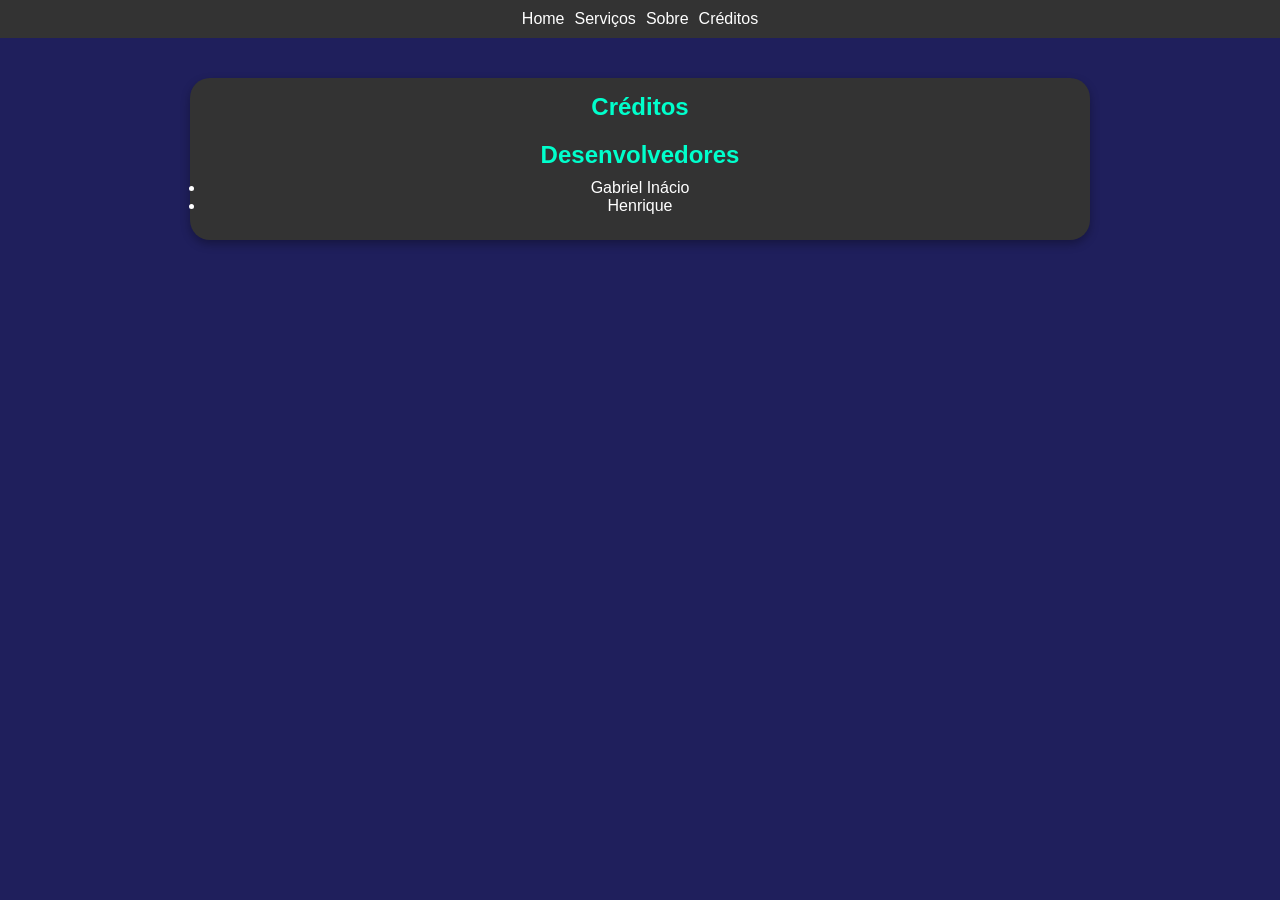
<file: creditos.html>
<!DOCTYPE html>
<html lang="pt-BR">
<head>
    <meta charset="UTF-8">
    <meta name="viewport" content="width=device-width, initial-scale=1.0">
    <title>Créditos</title>

    <link rel="stylesheet" href="creditos.css">
</head>

<body>

<header>
    <nav class="navbar">
        <ul class="menu">
            <li><a href="index.html">Home</a></li>
            <li><a href="servicess.html">Serviços</a></li>
            <li><a href="sobre.html">Sobre</a></li>
            <li><a href="creditos.html" class="active">Créditos</a></li>
        </ul>
    </nav>
</header>

<main class="container">

    <section class="content">
        <h1>Créditos</h1>

        <h2>Desenvolvedores</h2>
        <ul class="dev-list">
            <li>Gabriel Inácio</li>
            <li>Henrique</li>
        </ul>

        <h2 class="highlight"></h2>
    </section>

</main>

<footer class="footer">

</footer>

</body>
</html>
</file>
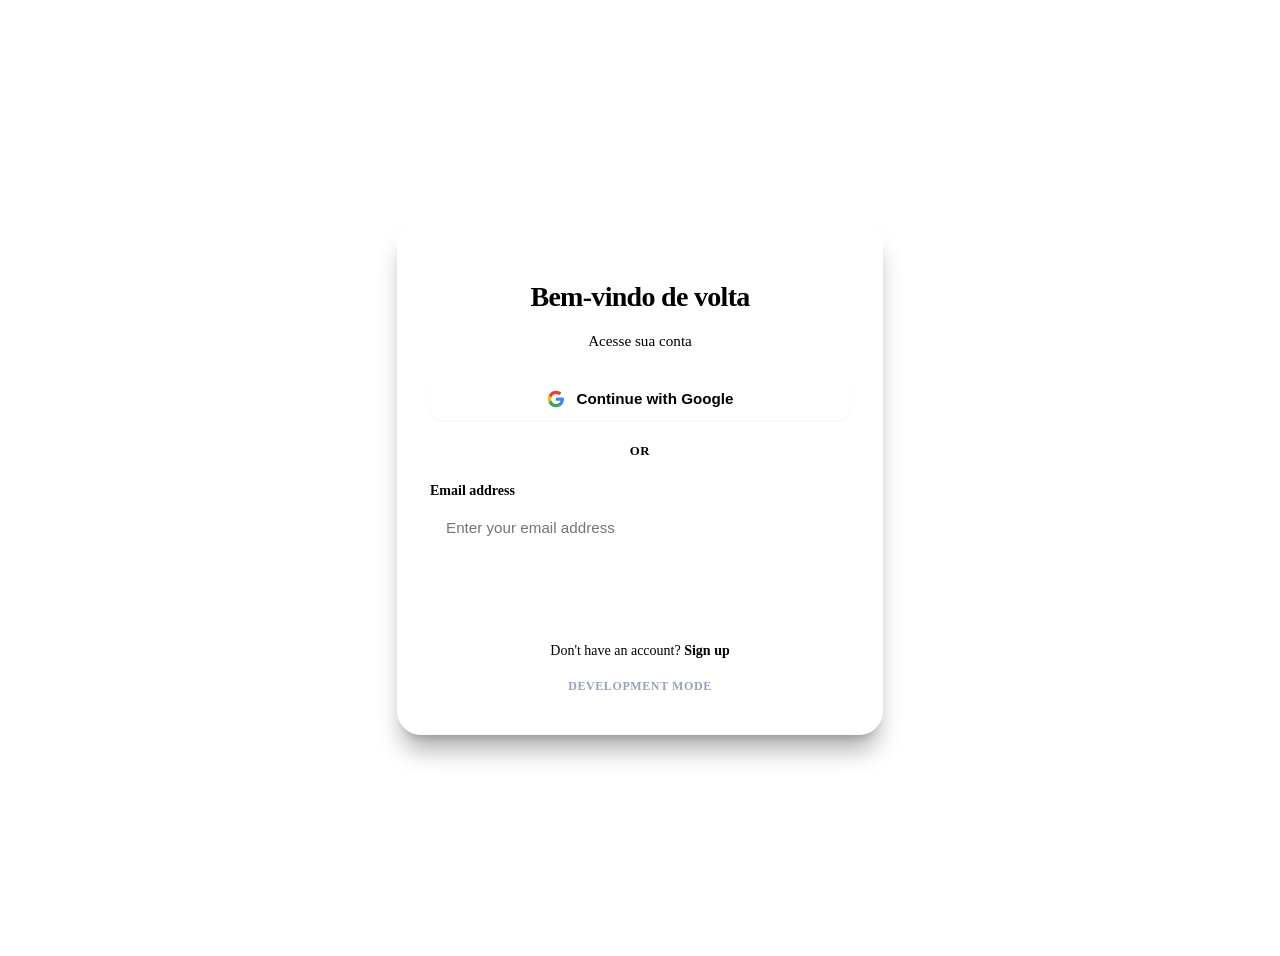
<file: login.html>
<!DOCTYPE html>
<html lang="pt-BR">
<head>
  <meta charset="UTF-8">
  <meta name="viewport" content="width=device-width, initial-scale=1.0">
  <title>Login - Onde Tem?</title>
  <link rel="stylesheet" href="login.css">
  <link rel="preconnect" href="https://fonts.googleapis.com">
  <link rel="preconnect" href="https://fonts.gstatic.com" crossorigin>
  <link href="https://fonts.googleapis.com/css2?family=Inter:wght@400;500;600;700&display=swap" rel="stylesheet">
</head>
<body class="login-bg">


  <div class="login-card">
    <h1 class="login-title">Bem-vindo de volta</h1>
    <p class="login-subtitle">Acesse sua conta</p>

    <button class="btn-google">
      <svg class="google-icon" width="18" height="18" viewBox="0 0 24 24">
        <path fill="#4285F4" d="M22.56 12.25c0-.78-.07-1.53-.2-2.25H12v4.26h5.92c-.26 1.37-1.04 2.53-2.21 3.31v2.77h3.57c2.08-1.92 3.28-4.74 3.28-8.09z"/>
        <path fill="#34A853" d="M12 23c2.97 0 5.46-.98 7.28-2.66l-3.57-2.77c-.98.66-2.23 1.06-3.71 1.06-2.86 0-5.29-1.93-6.16-4.53H2.18v2.84C3.99 20.53 7.7 23 12 23z"/>
        <path fill="#FBBC05" d="M5.84 14.09c-.22-.66-.35-1.36-.35-2.09s.13-1.43.35-2.09V7.06H2.18C1.43 8.55 1 10.22 1 12s.43 3.45 1.18 4.94l2.85-2.22.81-.63z"/>
        <path fill="#EA4335" d="M12 5.38c1.62 0 3.06.56 4.21 1.64l3.15-3.15C17.45 2.09 14.97 1 12 1 7.7 1 3.99 3.47 2.18 7.06l3.66 2.84c.87-2.6 3.3-4.52 6.16-4.52z"/>
      </svg>
      Continue with Google
    </button>

    <div class="divider">
      <span>or</span>
    </div>


    <form class="login-form" action="index.html">
      <div class="form-group">
        <label for="email">Email address</label>
        <input type="email" id="email" placeholder="Enter your email address" required>
      </div>

      <button type="submit" class="btn-continue">
        Continue <span>▸</span>
      </button>
    </form>

    <div class="login-footer">
      <span>Don't have an account? <a href="index.html">Sign up</a></span>
    </div>

    <div class="dev-mode">
      Development mode
    </div>
  </div>

  <!-- SCRIPT CONECTADO ANTES DE FECHAR O BODY -->
  <script src="script.js"></script>
</body>
</html>
</file>
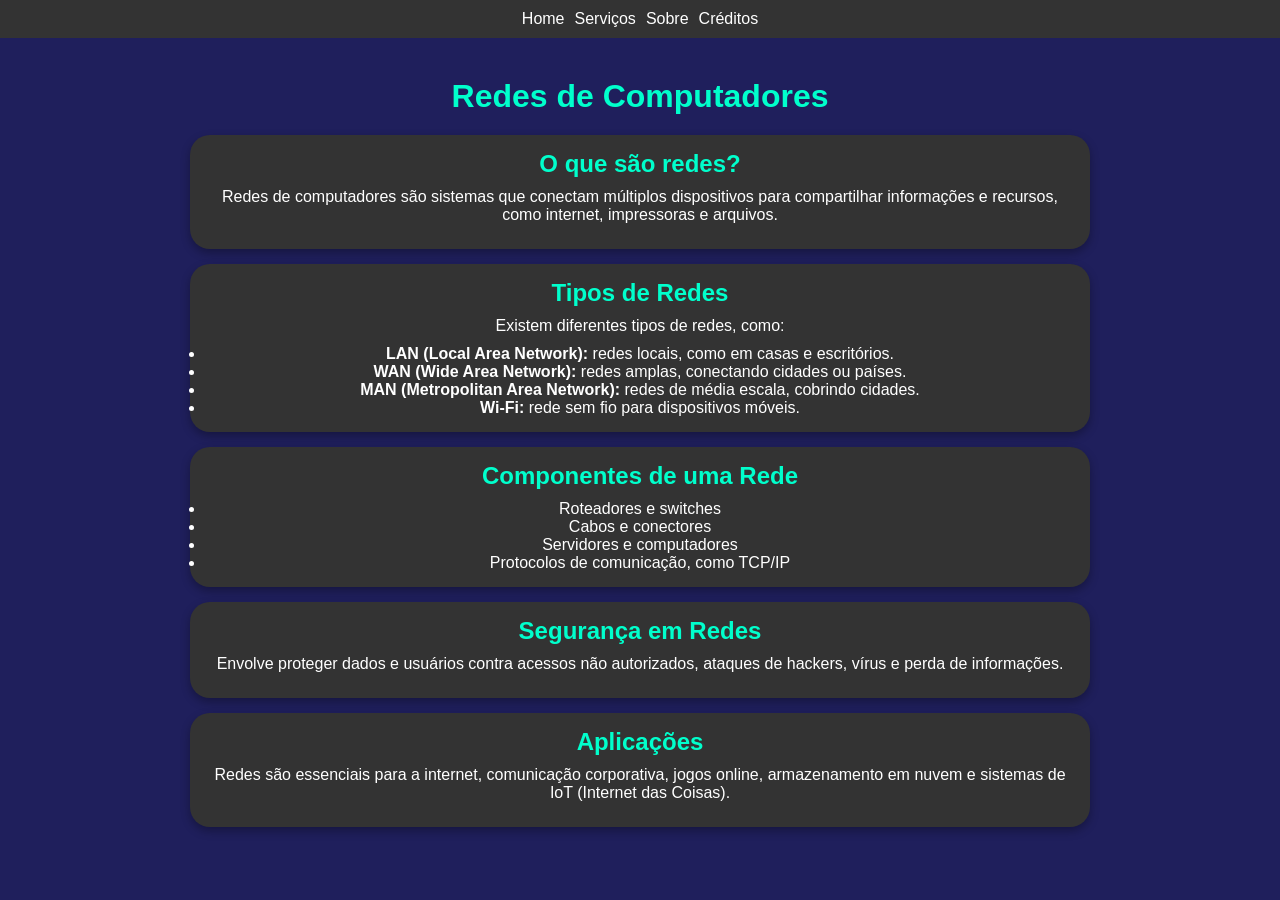
<file: redes.html>
<!DOCTYPE html>
<html lang="pt-BR">
<head>
    <meta charset="UTF-8">
    <meta name="viewport" content="width=device-width, initial-scale=1.0">
    <title>Redes de Computadores</title>
    <link rel="stylesheet" href="redes.css">
</head>
<body>

<nav class="navbar">
    <ul class="menu">
        <li><a href="index.html" class="active">Home</a></li>
        <li><a href="servicess.html">Serviços</a></li>
        <li><a href="sobre.html">Sobre</a></li>
        <li><a href="creditos.html">Créditos</a></li>
    </ul>
</nav>

<div class="container">
    <h1>Redes de Computadores</h1>

    <div class="box">
        <h2>O que são redes?</h2>
        <p>Redes de computadores são sistemas que conectam múltiplos dispositivos para compartilhar informações e recursos, como internet, impressoras e arquivos.</p>
    </div>

    <div class="box">
        <h2>Tipos de Redes</h2>
        <p>Existem diferentes tipos de redes, como:</p>
        <ul>
            <li><strong>LAN (Local Area Network):</strong> redes locais, como em casas e escritórios.</li>
            <li><strong>WAN (Wide Area Network):</strong> redes amplas, conectando cidades ou países.</li>
            <li><strong>MAN (Metropolitan Area Network):</strong> redes de média escala, cobrindo cidades.</li>
            <li><strong>Wi-Fi:</strong> rede sem fio para dispositivos móveis.</li>
        </ul>
    </div>

    <div class="box">
        <h2>Componentes de uma Rede</h2>
        <ul>
            <li>Roteadores e switches</li>
            <li>Cabos e conectores</li>
            <li>Servidores e computadores</li>
            <li>Protocolos de comunicação, como TCP/IP</li>
        </ul>
    </div>

    <div class="box">
        <h2>Segurança em Redes</h2>
        <p>Envolve proteger dados e usuários contra acessos não autorizados, ataques de hackers, vírus e perda de informações.</p>
    </div>

    <div class="box">
        <h2>Aplicações</h2>
        <p>Redes são essenciais para a internet, comunicação corporativa, jogos online, armazenamento em nuvem e sistemas de IoT (Internet das Coisas).</p>
    </div>
</div>

</body>
</html>
</file>
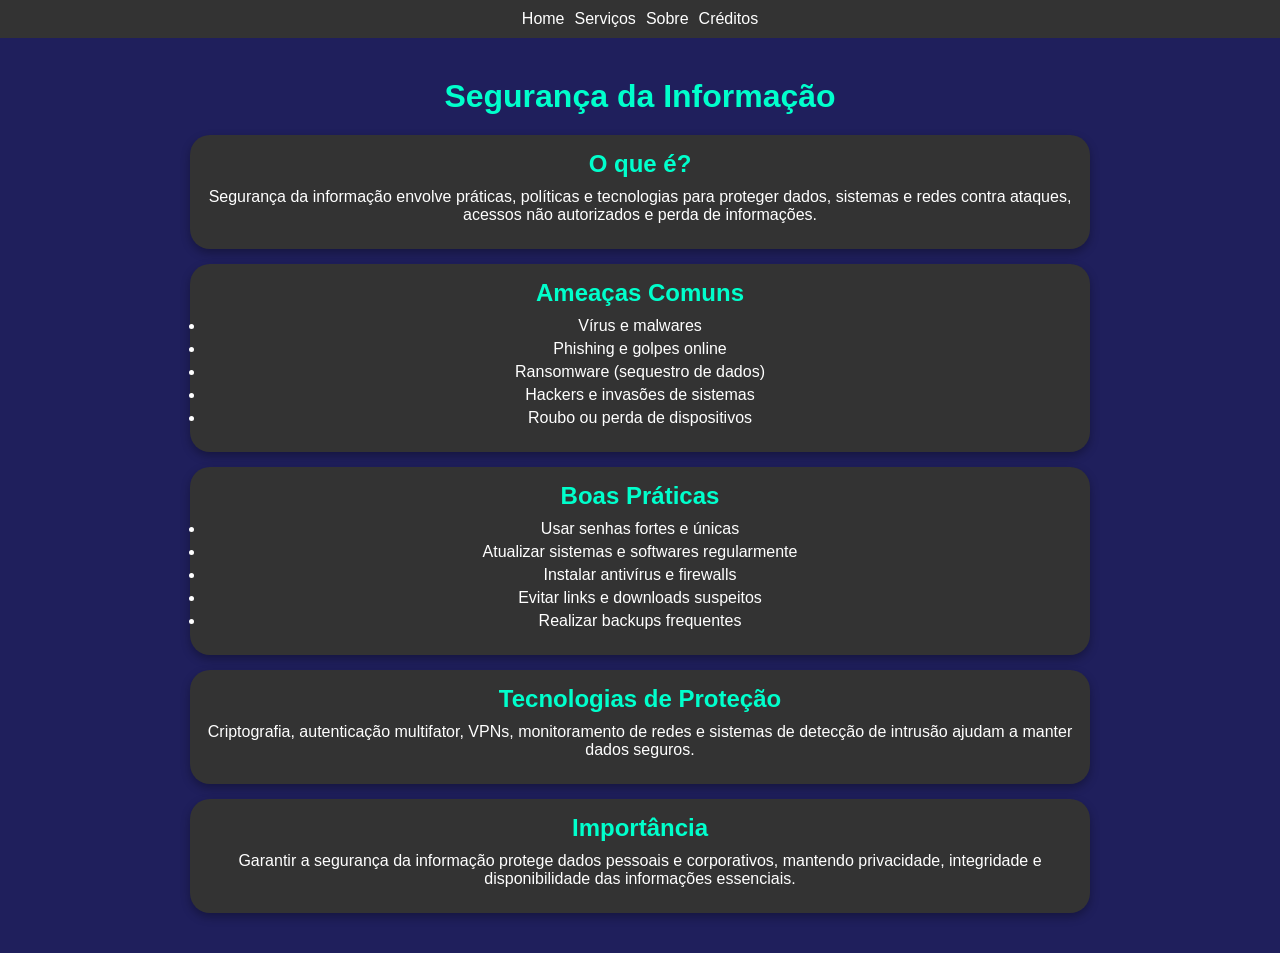
<file: seguranca.html>
<!DOCTYPE html>
<html lang="en">
<head>
    <meta charset="UTF-8">
    <meta name="viewport" content="width=device-width, initial-scale=1.0">
    <title>Segurança da Informação</title>
    <link rel="stylesheet" href="seguranca.css">
</head>
<body>

    <nav class="navbar">
        <ul class="menu">
            <li><a href="index.html" class="active">Home</a></li>
            <li><a href="servicess.html">Serviços</a></li>
            <li><a href="sobre.html">Sobre</a></li>
            <li><a href="creditos.html">Créditos</a></li>
        </ul>
    </nav>

    <div class="container">
        <h1>Segurança da Informação</h1>

        <section>
            <h2>O que é?</h2>
            <p>Segurança da informação envolve práticas, políticas e tecnologias para proteger dados, sistemas e redes contra ataques, acessos não autorizados e perda de informações.</p>
        </section>

        <section>
            <h2>Ameaças Comuns</h2>
            <ul>
                <li>Vírus e malwares</li>
                <li>Phishing e golpes online</li>
                <li>Ransomware (sequestro de dados)</li>
                <li>Hackers e invasões de sistemas</li>
                <li>Roubo ou perda de dispositivos</li>
            </ul>
        </section>

        <section>
            <h2>Boas Práticas</h2>
            <ul>
                <li>Usar senhas fortes e únicas</li>
                <li>Atualizar sistemas e softwares regularmente</li>
                <li>Instalar antivírus e firewalls</li>
                <li>Evitar links e downloads suspeitos</li>
                <li>Realizar backups frequentes</li>
            </ul>
        </section>

        <section>
            <h2>Tecnologias de Proteção</h2>
            <p>Criptografia, autenticação multifator, VPNs, monitoramento de redes e sistemas de detecção de intrusão ajudam a manter dados seguros.</p>
        </section>

        <section>
            <h2>Importância</h2>
            <p>Garantir a segurança da informação protege dados pessoais e corporativos, mantendo privacidade, integridade e disponibilidade das informações essenciais.</p>
        </section>
    </div>

</body>
</html>
</file>
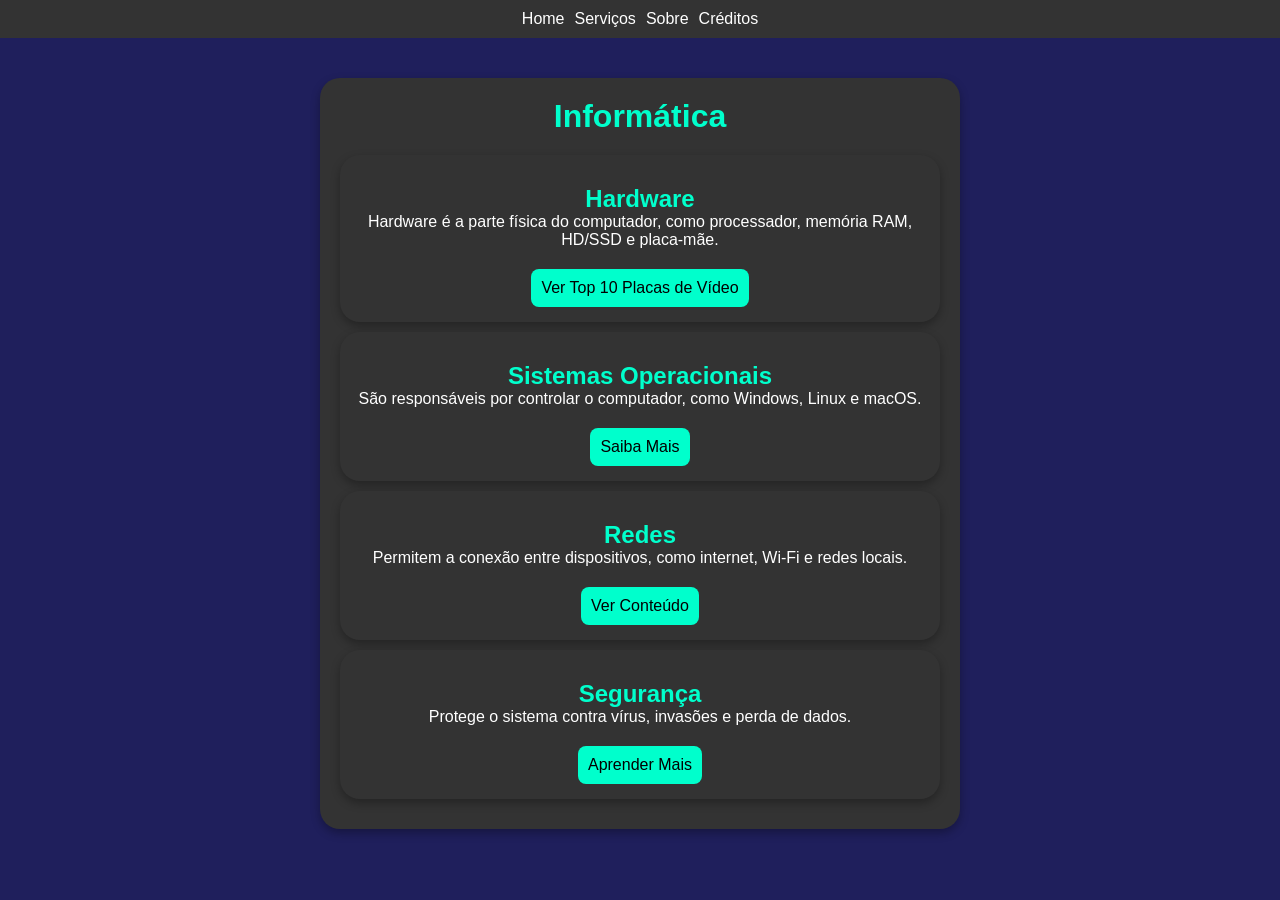
<file: servicess.html>
<!DOCTYPE html>
<html lang="pt-BR">
<head>
    <meta charset="UTF-8">
    <meta name="viewport" content="width=device-width, initial-scale=1.0">
    <title>Serviços - Informática</title>
    <link rel="stylesheet" href="services.css">
</head>
<body>

<header>
    <nav class="navbar">
        <ul class="menu">
            <li><a href="index.html">Home</a></li>
            <li><a href="servicess.html" class="active">Serviços</a></li>
            <li><a href="sobre.html">Sobre</a></li>
            <li><a href="creditos.html">Créditos</a></li>
        </ul>
    </nav>
</header>

<main class="container">
    <div class="content">
        <h1>Informática</h1>

        <section class="box">
            <h2>Hardware</h2>
            <p>Hardware é a parte física do computador, como processador, memória RAM, HD/SSD e placa-mãe.</p>
            <a href="projeto_de_desenvolvimento.html" target="_blank" class="btn">
                Ver Top 10 Placas de Vídeo
            </a>
        </section>

        <section class="box">
            <h2>Sistemas Operacionais</h2>
            <p>São responsáveis por controlar o computador, como Windows, Linux e macOS.</p>
            <a href="sistemas.html" class="btn">Saiba Mais</a>
        </section>

        <section class="box">
            <h2>Redes</h2>
            <p>Permitem a conexão entre dispositivos, como internet, Wi-Fi e redes locais.</p>
            <a href="redes.html" class="btn">Ver Conteúdo</a>
        </section>

        <section class="box">
            <h2>Segurança</h2>
            <p>Protege o sistema contra vírus, invasões e perda de dados.</p>
            <a href="seguranca.html" class="btn">Aprender Mais</a>
        </section>
    </div>
</main>

</body>
</html>
</file>
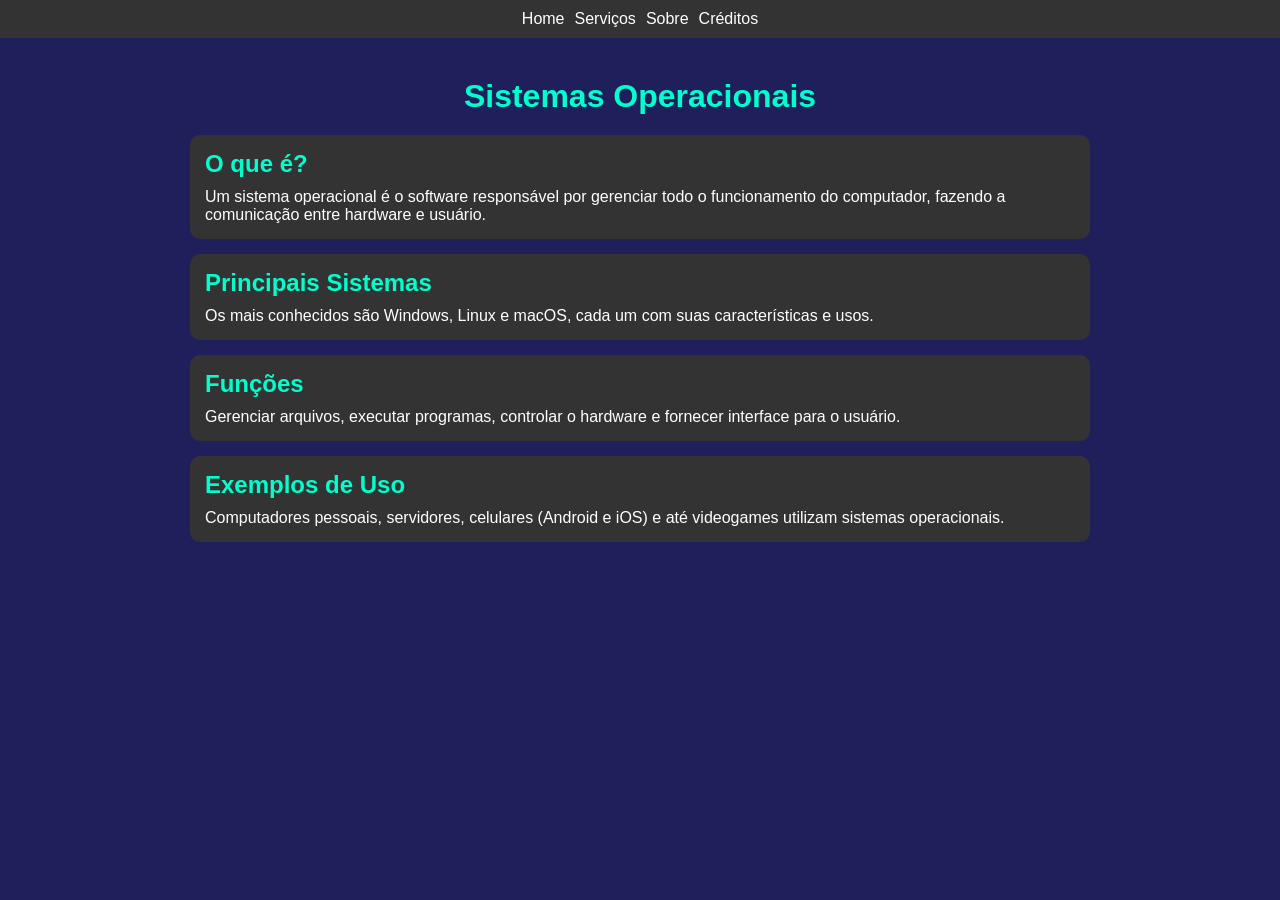
<file: sistemas.html>
<!DOCTYPE html>
<html lang="en">
<head>
    <meta charset="UTF-8">
    <meta name="viewport" content="width=device-width, initial-scale=1.0">
    <title>Sistemas Operacionais</title>
    <link rel="stylesheet" href="sistemas.css">
</head>
<body>

    <nav class="navbar">
        <ul class="menu">
            <li><a href="index.html">Home</a></li>
            <li><a href="servicess.html">Serviços</a></li>
            <li><a href="sobre.html">Sobre</a></li>
            <li><a href="creditos.html">Créditos</a></li>
        </ul>
    </nav>

    <div class="container">
        <h1>Sistemas Operacionais</h1>

        <section>
            <h2>O que é?</h2>
            <p>Um sistema operacional é o software responsável por gerenciar todo o funcionamento do computador, fazendo a comunicação entre hardware e usuário.</p>
        </section>

        <section>
            <h2>Principais Sistemas</h2>
            <p>Os mais conhecidos são Windows, Linux e macOS, cada um com suas características e usos.</p>
        </section>

        <section>
            <h2>Funções</h2>
            <p>Gerenciar arquivos, executar programas, controlar o hardware e fornecer interface para o usuário.</p>
        </section>

        <section>
            <h2>Exemplos de Uso</h2>
            <p>Computadores pessoais, servidores, celulares (Android e iOS) e até videogames utilizam sistemas operacionais.</p>
        </section>

    </div>

</body>
</html>
</file>
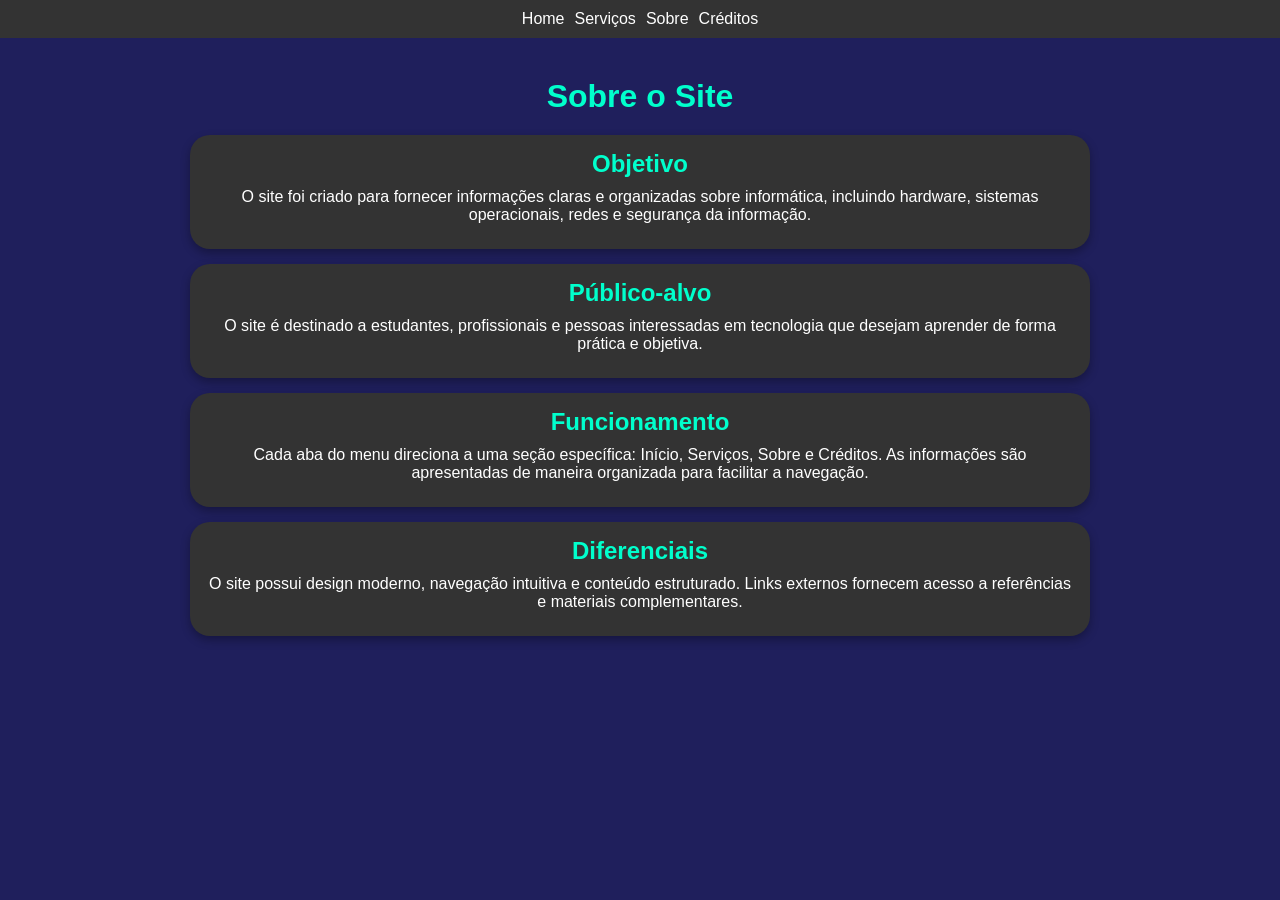
<file: sobre.html>
<!DOCTYPE html>
<html lang="en">
<head>
    <meta charset="UTF-8">
    <meta name="viewport" content="width=device-width, initial-scale=1.0">
    <title>Sobre o Site</title>
    <link rel="stylesheet" href="sobre.css">
</head>
<body>

    <nav class="navbar">
        <ul class="menu">
            <li><a href="index.html">Home</a></li>
            <li><a href="servicess.html">Serviços</a></li>
            <li><a href="sobre.html" class="active">Sobre</a></li>
            <li><a href="creditos.html">Créditos</a></li>
        </ul>
    </nav>

    <div class="container">
        <h1>Sobre o Site</h1>

        <section>
            <h2>Objetivo</h2>
            <p>O site foi criado para fornecer informações claras e organizadas sobre informática, incluindo hardware, sistemas operacionais, redes e segurança da informação.</p>
        </section>

        <section>
            <h2>Público-alvo</h2>
            <p>O site é destinado a estudantes, profissionais e pessoas interessadas em tecnologia que desejam aprender de forma prática e objetiva.</p>
        </section>

        <section>
            <h2>Funcionamento</h2>
            <p>Cada aba do menu direciona a uma seção específica: Início, Serviços, Sobre e Créditos. As informações são apresentadas de maneira organizada para facilitar a navegação.</p>
        </section>

        <section>
            <h2>Diferenciais</h2>
            <p>O site possui design moderno, navegação intuitiva e conteúdo estruturado. Links externos fornecem acesso a referências e materiais complementares.</p>
        </section>
    </div>

</body>
</html>
</file>
<file: creditos.css>
* {
    margin: 0;
    padding: 0;
}

body {
    font-family: Arial;
    background: #1f1f5c;
    color: white;
}

.navbar {
    background: #333;
    padding: 10px;
}

.menu {
    list-style: none;
    display: flex;
    justify-content: center;
    gap: 10px;
}

.menu a {
    color: white;
    text-decoration: none;
}

.container {
    max-width: 900px;
    margin: 40px auto;
    text-align: center;
}

.content,
.box {
    background: #333;
    padding: 15px;
    margin-bottom: 15px;
    border-radius: 20px;
    box-shadow: 0 4px 10px rgba(0, 0, 0, 0.3);
}

h1 {
    color: #00ffcc;
    margin-bottom: 20px;
}

h2 {
    color: #00ffcc;
    margin-bottom: 10px;
}

p {
    margin-bottom: 15px;
}

.botoes-container {
    display: flex;
    justify-content: center;
    gap: 10px;
    flex-wrap: wrap;
}

.botao {
    text-decoration: none;
}

.botao img {
    width: 200px;
    height: 200px;
    border-radius: 10px;
}

.footer {
    margin-top: 20px;
    color: #aaa;
}
</file>
<file: login.css>
::root {
  --primary: #10b981; 
  --primary-hover: #059669; 
  --bg-gradient: linear-gradient(135deg, #064e3b 0%, #022c22 50%, #065f46 100%);
  --card-bg: rgba(255, 255, 255, 0.95);
  --text-main: #0f172a;
  --text-muted: #64748b;
  --border-color: #e2e8f0;
  --focus-ring: rgba(16, 185, 129, 0.25);
}
}

* {
  box-sizing: border-box;
  margin: 0;
  padding: 0;
  font-family: 'Inter', system-ui, -apple-system, sans-serif;
}

body.login-bg {
  min-height: 100vh;
  display: flex;
  align-items: center;
  justify-content: center;
  background: var(--bg-gradient);
  padding: 20px;
}

.login-card {
  width: 100%;
  max-width: 420px;
  background: var(--card-bg);
  backdrop-filter: blur(12px);
  padding: 40px 32px;
  border-radius: 24px;
  box-shadow: 0 20px 25px -5px rgba(0, 0, 0, 0.3), 0 8px 10px -6px rgba(0, 0, 0, 0.2);
  border: 1px solid rgba(255, 255, 255, 0.2);
  animation: fadeIn 0.4s cubic-bezier(0.16, 1, 0.3, 1);
}

@keyframes fadeIn {
  from { opacity: 0; transform: translateY(12px); }
  to { opacity: 1; transform: translateY(0); }
}

.login-title {
  font-size: 1.75rem;
  font-weight: 700;
  color: var(--text-main);
  text-align: center;
  letter-spacing: -0.025em;
}

.login-subtitle {
  font-size: 0.95rem;
  color: var(--text-muted);
  text-align: center;
  margin-top: 6px;
  margin-bottom: 28px;
}

.btn-google {
  width: 100%;
  display: flex;
  align-items: center;
  justify-content: center;
  gap: 12px;
  padding: 12px 16px;
  background: #ffffff;
  border: 1px solid var(--border-color);
  border-radius: 12px;
  font-size: 0.95rem;
  font-weight: 600;
  color: var(--text-main);
  cursor: pointer;
  transition: all 0.2s ease;
  box-shadow: 0 1px 2px rgba(0, 0, 0, 0.05);
}

.btn-google:hover {
  background: #f8fafc;
  border-color: #cbd5e1;
  transform: translateY(-1px);
}

.divider {
  display: flex;
  align-items: center;
  text-align: center;
  margin: 24px 0;
}

.divider::before,
.divider::after {
  content: '';
  flex: 1;
  border-bottom: 1px solid var(--border-color);
}

.divider span {
  padding: 0 12px;
  font-size: 0.8rem;
  font-weight: 600;
  color: var(--text-muted);
  text-transform: uppercase;
  letter-spacing: 0.05em;
}

.login-form {
  display: flex;
  flex-direction: column;
  gap: 18px;
}

.form-group {
  display: flex;
  flex-direction: column;
  gap: 8px;
}

.form-group label {
  font-size: 0.875rem;
  font-weight: 600;
  color: var(--text-main);
}

.login-form input {
  width: 100%;
  padding: 12px 16px;
  border: 1.5px solid var(--border-color);
  border-radius: 12px;
  font-size: 0.95rem;
  color: var(--text-main);
  background: #ffffff;
  outline: none;
  transition: all 0.2s ease;
}

.login-form input:focus {
  border-color: var(--primary);
  box-shadow: 0 0 0 4px var(--focus-ring);
}

.btn-continue {
  width: 100%;
  padding: 13px;
  background: var(--primary);
  color: #ffffff;
  border: none;
  border-radius: 12px;
  font-size: 0.95rem;
  font-weight: 600;
  cursor: pointer;
  display: flex;
  align-items: center;
  justify-content: center;
  gap: 6px;
  transition: all 0.2s ease;
  margin-top: 6px;
}

.btn-continue:hover {
  background: var(--primary-hover);
  transform: translateY(-1px);
  box-shadow: 0 4px 12px rgba(79, 70, 229, 0.3);
}

.btn-continue span {
  font-size: 1.1rem;
  transition: transform 0.2s ease;
}

.btn-continue:hover span {
  transform: translateX(3px);
}

.login-footer {
  margin-top: 24px;
  text-align: center;
  font-size: 0.875rem;
  color: var(--text-muted);
}

.login-footer a {
  color: var(--primary);
  font-weight: 600;
  text-decoration: none;
}

.login-footer a:hover {
  text-decoration: underline;
}

.dev-mode {
  margin-top: 20px;
  text-align: center;
  font-size: 0.75rem;
  font-weight: 600;
  color: #94a3b8;
  letter-spacing: 0.05em;
  text-transform: uppercase;
}
</file>
<file: redes.css>
* {
    margin: 0;
    padding: 0;
}

body {
    font-family: Arial;
    background: #1f1f5c;
    color: white;
}

.navbar {
    background: #333;
    padding: 10px;
}

.menu {
    list-style: none;
    display: flex;
    justify-content: center;
    gap: 10px;
}

.menu a {
    color: white;
    text-decoration: none;
}

.container {
    max-width: 900px;
    margin: 40px auto;
    text-align: center;
}

h1 {
    color: #00ffcc;
    margin-bottom: 20px;
}

h2 {
    color: #00ffcc;
    margin-bottom: 10px;
}

.box {
    background: #333;
    padding: 15px;
    margin-bottom: 15px;
    border-radius: 20px;
    box-shadow: 0 4px 10px rgba(0, 0, 0, 0.3);
}

p {
    font-size: 1rem;
    margin-bottom: 10px;
}

.btn {
    display: inline-block;
    margin-top: 10px;
    padding: 10px;
    background: #00ffcc;
    color: black;
    text-decoration: none;
    border-radius: 8px;
}
</file>
<file: seguranca.css>
* {
    margin: 0;
    padding: 0;
}

body {
    font-family: Arial;
    background: #1f1f5c;
    color: white;
}

.navbar {
    background: #333;
    padding: 10px;
}

.menu {
    list-style: none;
    display: flex;
    justify-content: center;
    gap: 10px;
}

.menu a {
    color: white;
    text-decoration: none;
}

.container {
    max-width: 900px;
    margin: 40px auto;
    text-align: center;
}

h1 {
    color: #00ffcc;
    margin-bottom: 20px;
}

section {
    background: #333;
    padding: 15px;
    margin-bottom: 15px;
    border-radius: 20px;
    box-shadow: 0 4px 10px rgba(0, 0, 0, 0.3);
}

section h2 {
    color: #00ffcc;
    margin-bottom: 10px;
}

section p,
section ul {
    font-size: 1rem;
    margin-bottom: 10px;
}

section ul li {
    margin-bottom: 5px;
}

.btn {
    display: inline-block;
    margin-top: 10px;
    padding: 10px;
    background: #00ffcc;
    color: black;
    text-decoration: none;
    border-radius: 8px;
}
</file>
<file: services.css>
* {
    margin: 0;
    padding: 0;
}

body {
    font-family: Arial;
    background: #1f1f5c;
    color: white;
}

.navbar {
    background: #333;
    padding: 10px;
}

.menu {
    list-style: none;
    display: flex;
    justify-content: center;
    gap: 10px;
}

.menu a {
    color: white;
    text-decoration: none;
}

.container {
    text-align: center;
    margin-top: 40px;
}

.content {
    background: #333;
    padding: 20px;
    border-radius: 20px;
    max-width: 600px;
    margin: auto;
    box-shadow: 0 4px 10px rgba(0, 0, 0, 0.3);
}

h1 {
    color: #00ffcc;
    margin-bottom: 20px;
}

h2 {
    color: #00ffcc;
    margin-top: 15px;
}

.box {
    background: #333;
    padding: 15px;
    margin: 10px 0;
    border-radius: 20px;
    box-shadow: 0 4px 10px rgba(0, 0, 0, 0.3);
}

p {
    font-size: 1rem;
    margin-bottom: 10px;
}

.btn {
    display: inline-block;
    margin-top: 10px;
    padding: 10px;
    background: #00ffcc;
    color: black;
    text-decoration: none;
    border-radius: 8px;
}
</file>
<file: sistemas.css>
* {
    margin: 0;
    padding: 0;
}

body {
    font-family: Arial;
    background: #1f1f5c;
    color: white;
}

.navbar {
    background: #333;
    padding: 10px;
}

.menu {
    list-style: none;
    display: flex;
    justify-content: center;
    gap: 10px;
}

.menu a {
    color: white;
    text-decoration: none;
}

.container {
    max-width: 900px;
    margin: 40px auto;
}

h1 {
    text-align: center;
    color: #00ffcc;
    margin-bottom: 20px;
}

section {
    background: #333;
    padding: 15px;
    margin-bottom: 15px;
    border-radius: 10px;
}

section h2 {
    color: #00ffcc;
    margin-bottom: 10px;
}

section p {
    font-size: 1rem;
}
</file>
<file: sobre.css>
* {
    margin: 0;
    padding: 0;
}

body {
    font-family: Arial;
    background: #1f1f5c;
    color: white;
}

.navbar {
    background: #333;
    padding: 10px;
}

.menu {
    list-style: none;
    display: flex;
    justify-content: center;
    gap: 10px;
}

.menu a {
    color: white;
    text-decoration: none;
}

.container {
    max-width: 900px;
    margin: 40px auto;
    text-align: center;
}

h1 {
    color: #00ffcc;
    margin-bottom: 20px;
}

section {
    background: #333;
    padding: 15px;
    margin-bottom: 15px;
    border-radius: 20px;
    box-shadow: 0 4px 10px rgba(0, 0, 0, 0.3);
}

section h2 {
    color: #00ffcc;
    margin-bottom: 10px;
}

section p {
    font-size: 1rem;
    margin-bottom: 10px;
}
</file>
